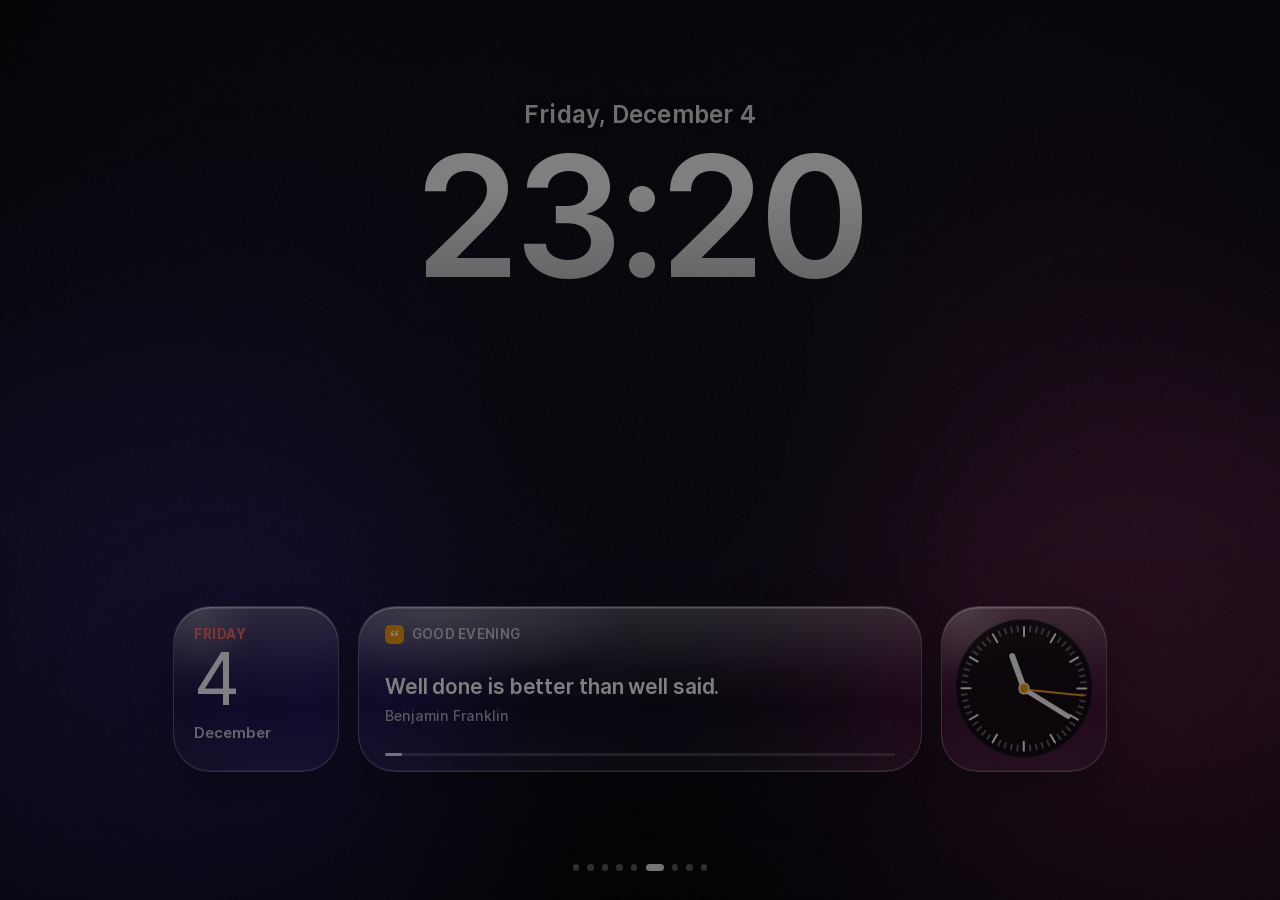
<file: webos-screensaver/index.html>
<!DOCTYPE html>
<html lang="en">
<head>
  <meta charset="UTF-8" />
  <meta name="viewport" content="width=device-width, initial-scale=1.0" />
  <title>Ambient Screen</title>
  <link rel="stylesheet" href="css/style.css" />
</head>
<body>
  <div id="app">
    <!-- Wallpaper (two layers for crossfade + slow Ken Burns drift) -->
    <div id="wall-a" class="wall active"></div>
    <div id="wall-b" class="wall"></div>
    <div class="scrim"></div>
    <!-- Weather over the wallpaper: rain, snow, clouds, stars, sunrise/sunset glow -->
    <div id="fx" class="fx"></div>

    <!-- Remote media from PC server (image or video) -->
    <div id="media-layer" class="media-layer hidden">
      <img id="media-image" class="media-image" alt="" />
      <video id="screen-video" class="screen-video"></video>
      <video id="media-video" class="media-video" autoplay loop muted playsinline></video>
    </div>

    <!-- Dynamic Island: status messages -->
    <div id="island" class="island hidden">
      <div class="isl-shape isl-mid"></div>
      <div class="isl-shape isl-end-l"></div>
      <div class="isl-shape isl-end-r"></div>
      <div class="isl-layer isl-compact">
        <span id="isl-lead" class="isl-lead"></span>
        <span id="isl-trail" class="isl-trail"></span>
      </div>
      <div class="isl-layer isl-minirow">
        <span id="isl-mini-dot" class="isl-mini-dot"></span><span id="isl-mini" class="isl-mini"></span>
      </div>
      <div class="isl-layer isl-expanded">
        <div id="isl-icon" class="isl-icon"></div>
        <div class="isl-body">
          <div id="isl-title" class="isl-title"></div>
          <div id="isl-text" class="isl-text"></div>
        </div>
        <div id="isl-side" class="isl-side">now</div>
      </div>
    </div>

    <!-- Lock screen content (drifts slightly to protect the panel) -->
    <div id="content" class="content">
      <div id="clock-block" class="lock">
        <div id="date" class="lock-date">Wednesday, October 21</div>
        <div id="clock" class="lock-time">20:59</div>
      </div>

      <div id="widgets" class="widgets">
        <div id="w-calendar" class="widget w-cal">
          <div id="cal-weekday" class="cal-weekday">WEDNESDAY</div>
          <div id="cal-day" class="cal-day">21</div>
          <div id="cal-month" class="cal-month">October</div>
        </div>

        <div id="quote-block" class="widget w-quote">
          <div class="w-head"><span class="w-icon">&ldquo;</span><span id="greeting">Good Evening</span></div>
          <div id="quote-body" class="quote-body">
            <p id="quote-text" class="quote-text"></p>
            <p id="quote-author" class="quote-author"></p>
          </div>
          <div class="quote-progress"><div id="quote-bar" class="quote-bar"></div></div>
        </div>

        <div id="w-clock" class="widget w-analog">
          <!-- Digital face: one line of digits + a bar that fills over the minute -->
          <div class="digital">
            <div id="dg-label" class="dg-label">Local Time</div>
            <div id="dg-time" class="dg-time">20:59</div>
            <div class="dg-progress"><div id="dg-bar" class="dg-bar"></div></div>
          </div>
          <!-- Stacked face: hours over minutes (StandBy style) -->
          <div class="stacked">
            <div id="st-h" class="st-h">20</div>
            <div id="st-m" class="st-m">59</div>
          </div>
          <div id="dial" class="dial">
            <div id="hand-h" class="hand hand-h"></div>
            <div id="hand-m" class="hand hand-m"></div>
            <div id="hand-s" class="hand hand-s"></div>
            <div class="hub"></div>
          </div>
        </div>

        <div id="w-weather" class="widget w-weather">
          <div class="wx-now">
            <div id="wx-city" class="wx-city">Weather</div>
            <div id="wx-temp" class="wx-temp">--&deg;</div>
            <div class="wx-cond"><span id="wx-icon" class="wx-icon"></span><span id="wx-desc" class="wx-desc"></span></div>
            <div id="wx-hilo" class="wx-hilo">Set your city in the Mac app</div>
          </div>
          <div class="wx-side">
            <div id="wx-days" class="wx-days"></div>
            <div id="wx-sun" class="wx-sun"></div>
          </div>
        </div>

        <div id="w-world" class="widget w-world">
          <div id="wc-city" class="dg-label">London</div>
          <div id="wc-time" class="dg-time">--:--</div>
          <div id="wc-diff" class="wc-diff"></div>
        </div>

        <div id="w-events" class="widget w-events">
          <div id="ev-head" class="ev-head">Up Next</div>
          <div id="ev-list" class="ev-list"></div>
        </div>

        <div id="w-music" class="widget w-music">
          <div id="mu-art" class="mu-art"></div>
          <div class="mu-body">
            <div id="mu-label" class="mu-label">Now Playing</div>
            <div id="mu-title" class="mu-title">Not Playing</div>
            <div id="mu-artist" class="mu-artist"></div>
            <div class="mu-progress"><div id="mu-bar" class="mu-bar"></div></div>
            <div class="mu-times"><span id="mu-pos"></span><span id="mu-dur"></span></div>
          </div>
        </div>

        <div id="w-prayer" class="widget w-prayer">
          <div class="pr-head"><span id="pr-next" class="pr-next">Prayer Times</span><span id="pr-in" class="pr-in"></span></div>
          <div id="pr-list" class="pr-list"></div>
        </div>

        <div id="w-countdown" class="widget w-countdown">
          <div id="cd-title" class="dg-label">Countdown</div>
          <div id="cd-num" class="cd-num">&ndash;</div>
          <div id="cd-unit" class="cd-unit">days</div>
        </div>

        <div id="w-notes" class="widget w-notes">
          <div id="nt-title" class="nt-title">Notes</div>
          <div id="nt-list" class="nt-list"></div>
        </div>
      </div>

      <div id="dots" class="dots"></div>
    </div>

    <div class="tint"></div>
    <div id="night" class="night"></div>

    <!-- Help sheet -->
    <div id="help" class="sheet-wrap hidden">
      <div class="sheet">
        <div class="sheet-title">Remote Controls</div>
        <div class="group">
          <div class="row"><span class="row-l">Left / Right</span><span class="row-r">Previous / next quote</span></div>
          <div class="row"><span class="row-l">Up</span><span class="row-r">Next wallpaper</span></div>
          <div class="row"><span class="row-l">Down</span><span class="row-r">Brightness</span></div>
          <div class="row"><span class="row-l">OK</span><span class="row-r">Pause / resume</span></div>
        </div>
        <div class="group">
          <div class="row"><span class="row-l"><i class="cb red"></i>Red</span><span class="row-r">Next wallpaper</span></div>
          <div class="row"><span class="row-l"><i class="cb green"></i>Green</span><span class="row-r">Next quote</span></div>
          <div class="row"><span class="row-l"><i class="cb yellow"></i>Yellow</span><span class="row-r">12 / 24-hour clock</span></div>
          <div class="row"><span class="row-l"><i class="cb blue"></i>Blue</span><span class="row-r">Brightness</span></div>
          <div class="row"><span class="row-l">1</span><span class="row-r">Connect to PC</span></div>
        </div>
        <div class="sheet-foot">Press Back to close</div>
      </div>
    </div>

    <!-- PC IP setup (iOS alert) -->
    <div id="setup" class="sheet-wrap hidden">
      <div class="alert">
        <div class="alert-body">
          <div class="alert-title">Connect to PC</div>
          <div class="alert-desc">Enter the IP address of the computer running the Ambient server.</div>
          <input id="setup-ip" class="field" type="text" maxlength="45" value="192.168.1.103" />
          <input id="setup-port" class="field" type="text" maxlength="5" value="8787" />
          <div id="setup-msg" class="alert-msg"></div>
        </div>
        <div class="alert-actions">
          <button id="setup-skip" class="alert-btn" type="button">Cancel</button>
          <button id="setup-save" class="alert-btn bold" type="button">Connect</button>
        </div>
        <div class="alert-hint">Red = Connect &nbsp;&middot;&nbsp; Back = Cancel</div>
      </div>
    </div>
  </div>
  <script src="js/island.js"></script>
  <script src="js/widgets.js"></script>
  <script src="js/app.js"></script>
</body>
</html>
</file>
<file: webos-screensaver/css/style.css>
/* Ambient Screen — iOS lock screen / Liquid Glass look.
   webOS 3.x safe: Chromium 38 (prefixed animations, flexbox, no grid/gap/backdrop-filter).
   Everything is sized in vw so it fills any TV resolution edge to edge. */

@font-face { font-family: "Inter"; font-weight: 300; src: url(../fonts/inter-300.woff) format("woff"); }
@font-face { font-family: "Inter"; font-weight: 400; src: url(../fonts/inter-400.woff) format("woff"); }
@font-face { font-family: "Inter"; font-weight: 500; src: url(../fonts/inter-500.woff) format("woff"); }
@font-face { font-family: "Inter"; font-weight: 600; src: url(../fonts/inter-600.woff) format("woff"); }
@font-face { font-family: "Inter"; font-weight: 700; src: url(../fonts/inter-700.woff) format("woff"); }

html, body {
  margin: 0;
  padding: 0;
  width: 100%;
  height: 100%;
  overflow: hidden;
  background: #000;
  color: #fff;
  font-family: "Inter", "Helvetica Neue", Arial, sans-serif;
  -webkit-font-smoothing: antialiased;
  -webkit-user-select: none;
  user-select: none;
  cursor: none;
}

#app {
  position: absolute;
  top: 0;
  left: 0;
  right: 0;
  bottom: 0;
  overflow: hidden;
}

/* ---- Wallpaper ---- */
.wall {
  position: absolute;
  top: 0;
  left: 0;
  width: 100%;
  height: 100%;
  background: #000 center center / cover no-repeat;
  opacity: 0;
  -webkit-transition: opacity 2.4s ease-in-out;
  transition: opacity 2.4s ease-in-out;
}

.wall.active {
  opacity: 1;
}

/* Slow zoom is opt-in: on 2017 webOS TVs it costs a full CPU core. */
body.motion .wall.active {
  -webkit-animation: kenburns 70s ease-in-out infinite alternate;
  animation: kenburns 70s ease-in-out infinite alternate;
}

@-webkit-keyframes kenburns {
  0%   { -webkit-transform: scale(1.0) translate3d(0, 0, 0); }
  100% { -webkit-transform: scale(1.08) translate3d(-1.5%, -1%, 0); }
}
@keyframes kenburns {
  0%   { transform: scale(1.0) translate3d(0, 0, 0); }
  100% { transform: scale(1.08) translate3d(-1.5%, -1%, 0); }
}

/* Lock-screen legibility scrim: darker at top (clock) and bottom (widgets) */
.scrim {
  position: absolute;
  top: 0;
  left: 0;
  width: 100%;
  height: 100%;
  pointer-events: none;
  background: -webkit-linear-gradient(top, rgba(0,0,0,0.30) 0%, rgba(0,0,0,0) 42%, rgba(0,0,0,0) 58%, rgba(0,0,0,0.32) 100%);
  background: linear-gradient(to bottom, rgba(0,0,0,0.30) 0%, rgba(0,0,0,0) 42%, rgba(0,0,0,0) 58%, rgba(0,0,0,0.32) 100%);
}

/* ---- Remote media from PC ---- */
.media-layer {
  position: absolute;
  top: 0;
  left: 0;
  width: 100%;
  height: 100%;
  background: #000;
  overflow: hidden;
}
.media-layer.hidden { display: none; }

.media-image,
.media-video {
  position: absolute;
  top: 0;
  left: 0;
  width: 100%;
  height: 100%;
  object-fit: cover;
  display: none;
}
.media-image.visible,
.media-video.visible { display: block; }

/* ---- Content (drifts a few px every minute to protect the panel) ---- */
.content {
  position: absolute;
  top: 0;
  left: 0;
  width: 100%;
  height: 100%;
  -webkit-transition: -webkit-transform 6s ease-in-out, opacity 0.6s ease;
  transition: transform 6s ease-in-out, opacity 0.6s ease;
}

body.bright-low .content { opacity: 0.6; }
body.bright-med .content { opacity: 0.85; }
body.bright-high .content { opacity: 1; }

/* ---- Lock screen clock ---- */
/* Placed by JS from the Mac's layout editor (clockStyle.x = center, clockStyle.y = top) */
.lock {
  position: absolute;
  top: 11%;
  left: 50%;
  width: 90vw;
  margin-left: -45vw;
  text-align: center;
}

.lock-date {
  font-size: 1.9vw;
  font-weight: 600;
  letter-spacing: 0.01em;
  color: rgba(255, 255, 255, 0.86);
  text-shadow: 0 0.1vw 1vw rgba(0, 0, 0, 0.18);
}

.lock-time {
  margin-top: 0.2vw;
  font-size: 13.2vw;
  font-weight: 600;
  line-height: 1;
  letter-spacing: -0.035em;
  color: #fff;
  /* glassy fill: bright at top, slightly translucent at the bottom */
  background: -webkit-linear-gradient(top, #fff 35%, rgba(255, 255, 255, 0.74) 100%);
  -webkit-background-clip: text;
  -webkit-text-fill-color: transparent;
}

.lock-time.size-0 { font-size: 9vw; }
.lock-time.size-2 { font-size: 17vw; }

body.hide-clock .lock { display: none; }
body.hide-date .lock-date { visibility: hidden; }

/* ---- Liquid Glass widgets ---- */
/* Each widget is placed by JS (left/top in % of the screen, scale for its size) */
.widgets {
  position: absolute;
  top: 0;
  left: 0;
  width: 100%;
  height: 100%;
}

.widget {
  position: absolute;
  top: 0;
  left: 0;
  height: 13vw;
  margin: 0;
  -webkit-transform-origin: 0 0;
  transform-origin: 0 0;
  border-radius: 2.9vw;
  overflow: hidden;
  -webkit-box-sizing: border-box;
  box-sizing: border-box;
  /* pre-blurred wallpaper, aligned to the screen by JS (alignGlass) = fake backdrop blur */
  background-color: rgba(120, 120, 128, 0.36);
  background-repeat: no-repeat;
  border: 0.1vw solid rgba(255, 255, 255, 0.30);
  box-shadow:
    inset 0 0.12vw 0 rgba(255, 255, 255, 0.55),
    inset 0 -0.08vw 0 rgba(255, 255, 255, 0.12),
    0 1.6vw 3.6vw rgba(0, 0, 0, 0.28);
  -webkit-transform: translate3d(0, 0, 0);
  transform: translate3d(0, 0, 0);
  -webkit-transition: -webkit-transform 0.5s cubic-bezier(0.34, 1.56, 0.64, 1);
  transition: transform 0.5s cubic-bezier(0.34, 1.56, 0.64, 1);
}

/* tint + specular sheen (light catching the top edge of the glass) */
.widget:before {
  content: "";
  position: absolute;
  top: 0;
  left: 0;
  right: 0;
  bottom: 0;
  border-radius: inherit;
  background:
    -webkit-linear-gradient(top, rgba(255,255,255,0.26) 0%, rgba(255,255,255,0.06) 38%, rgba(255,255,255,0) 60%, rgba(255,255,255,0.05) 100%);
  background:
    linear-gradient(to bottom, rgba(255,255,255,0.26) 0%, rgba(255,255,255,0.06) 38%, rgba(255,255,255,0) 60%, rgba(255,255,255,0.05) 100%);
  pointer-events: none;
}

/* refraction glint in the top-left corner */
.widget:after {
  content: "";
  position: absolute;
  top: -40%;
  left: -20%;
  width: 70%;
  height: 90%;
  background: -webkit-radial-gradient(center, ellipse, rgba(255,255,255,0.22) 0%, rgba(255,255,255,0) 65%);
  background: radial-gradient(ellipse at center, rgba(255,255,255,0.22) 0%, rgba(255,255,255,0) 65%);
  pointer-events: none;
}

.widget > * { position: relative; z-index: 1; }
.widget.off { display: none; }

/* springy "liquid" press feedback */
.widget.pulse {
  -webkit-transform: scale(0.965);
  transform: scale(0.965);
  -webkit-transition-duration: 0.12s;
  transition-duration: 0.12s;
}

/* Calendar widget */
.w-cal {
  width: 13vw;
  padding: 1.5vw 1.6vw;
  text-align: left;
}
.cal-weekday {
  font-size: 1.05vw;
  font-weight: 700;
  letter-spacing: 0.04em;
  color: #ff6b61;
}
.cal-day {
  margin-top: 0.2vw;
  font-size: 5.6vw;
  font-weight: 400;
  line-height: 1;
  letter-spacing: -0.03em;
}
.cal-month {
  margin-top: 0.6vw;
  font-size: 1.15vw;
  font-weight: 600;
  color: rgba(255, 255, 255, 0.78);
}

/* Quote widget */
.w-quote {
  width: 44vw;
  padding: 1.4vw 2vw 1.2vw 2vw;
  display: -webkit-box;
  display: -webkit-flex;
  display: flex;
  -webkit-box-orient: vertical;
  -webkit-flex-direction: column;
  flex-direction: column;
}
.w-head {
  font-size: 1.05vw;
  font-weight: 600;
  letter-spacing: 0.02em;
  color: rgba(255, 255, 255, 0.72);
  text-transform: uppercase;
}
.w-icon {
  display: inline-block;
  width: 1.5vw;
  height: 1.5vw;
  margin-right: 0.6vw;
  border-radius: 0.4vw;
  background: #ff9f0a;
  color: #fff;
  font-family: Georgia, serif;
  font-size: 1.5vw;
  line-height: 1.85vw;
  text-align: center;
  vertical-align: -0.3vw;
}
.quote-body {
  -webkit-box-flex: 1;
  -webkit-flex: 1;
  flex: 1;
  display: -webkit-box;
  display: -webkit-flex;
  display: flex;
  -webkit-box-orient: vertical;
  -webkit-flex-direction: column;
  flex-direction: column;
  -webkit-box-pack: center;
  -webkit-justify-content: center;
  justify-content: center;
  opacity: 1;
  -webkit-transition: opacity 0.45s ease, -webkit-transform 0.45s ease;
  transition: opacity 0.45s ease, transform 0.45s ease;
}
.quote-body.fading {
  opacity: 0;
  -webkit-transform: translate3d(0, 0.6vw, 0);
  transform: translate3d(0, 0.6vw, 0);
}
.quote-text {
  margin: 0;
  font-size: 1.62vw;
  line-height: 1.32;
  font-weight: 600;
  letter-spacing: -0.005em;
  color: #fff;
}
.quote-author {
  margin: 0.55vw 0 0 0;
  font-size: 1.1vw;
  font-weight: 500;
  color: rgba(255, 255, 255, 0.66);
}
.quote-progress {
  height: 0.22vw;
  border-radius: 0.2vw;
  background: rgba(255, 255, 255, 0.18);
  overflow: hidden;
}
.quote-bar {
  width: 100%;
  height: 100%;
  border-radius: 0.2vw;
  background: rgba(255, 255, 255, 0.85);
  -webkit-transform-origin: 0 50%;
  transform-origin: 0 50%;
  -webkit-transform: scaleX(0);
  transform: scaleX(0);
}
body.paused .quote-bar { background: #ff9f0a; }
body.hide-quotes .w-quote { display: none; }

/* Analog clock widget (iOS Clock widget, dark face) */
.w-analog {
  width: 13vw;
  padding: 1vw;
}
.dial {
  position: relative;
  width: 100%;
  height: 100%;
  border-radius: 50%;
  background: rgba(10, 10, 14, 0.82);
  box-shadow: inset 0 0 0 0.08vw rgba(255, 255, 255, 0.12);
}
.tick {
  position: absolute;
  top: 0;
  left: 50%;
  width: 0.14vw;
  height: 50%;
  margin-left: -0.07vw;
  -webkit-transform-origin: 50% 100%;
  transform-origin: 50% 100%;
}
.tick:before {
  content: "";
  position: absolute;
  top: 0.5vw;
  left: 0;
  width: 100%;
  height: 0.55vw;
  border-radius: 0.1vw;
  background: rgba(255, 255, 255, 0.35);
}
.tick.major:before {
  width: 0.2vw;
  margin-left: -0.03vw;
  height: 0.85vw;
  background: #fff;
}
.hand {
  position: absolute;
  left: 50%;
  bottom: 50%;
  -webkit-transform-origin: 50% 100%;
  transform-origin: 50% 100%;
  border-radius: 0.3vw;
}
.hand-h { width: 0.5vw; height: 27%; margin-left: -0.25vw; background: #fff; }
.hand-m { width: 0.36vw; height: 39%; margin-left: -0.18vw; background: #fff; }
.hand-s { width: 0.12vw; height: 44%; margin-left: -0.06vw; background: #ff9f0a; }
.hub {
  position: absolute;
  top: 50%;
  left: 50%;
  width: 0.7vw;
  height: 0.7vw;
  margin: -0.35vw 0 0 -0.35vw;
  border-radius: 50%;
  background: #ff9f0a;
  box-shadow: 0 0 0 0.12vw #fff;
}

/* Clock widget faces: analog (default), digital, stacked — picked in the Mac app */
.digital,
.stacked { display: none; }
body.face-digital .dial,
body.face-stacked .dial { display: none; }
body.face-digital .digital,
body.face-stacked .stacked {
  display: -webkit-box;
  display: -webkit-flex;
  display: flex;
  -webkit-box-orient: vertical;
  -webkit-flex-direction: column;
  flex-direction: column;
  -webkit-box-pack: center;
  -webkit-justify-content: center;
  justify-content: center;
  height: 100%;
}
body.face-digital .w-analog { padding: 1.5vw 1.6vw; }
body.face-stacked .w-analog { padding: 0.8vw; }

.dg-label {
  font-size: 1.05vw;
  font-weight: 700;
  letter-spacing: 0.04em;
  text-transform: uppercase;
  color: #ff9f0a;
}
.dg-time {
  margin-top: 0.5vw;
  font-size: 3.5vw;
  font-weight: 600;
  line-height: 1;
  letter-spacing: -0.03em;
  white-space: nowrap;
  -webkit-font-feature-settings: "tnum";
  font-feature-settings: "tnum";
}
.dg-progress {
  margin-top: 1.3vw;
  height: 0.3vw;
  border-radius: 0.15vw;
  background: rgba(255, 255, 255, 0.18);
  overflow: hidden;
}
.dg-bar {
  height: 100%;
  background: #ff9f0a;
  -webkit-transform-origin: 0 50%;
  transform-origin: 0 50%;
}

.stacked { text-align: center; }
.st-h,
.st-m {
  font-size: 5.3vw;
  font-weight: 700;
  line-height: 0.92;
  letter-spacing: -0.04em;
  -webkit-font-feature-settings: "tnum";
  font-feature-settings: "tnum";
}
.st-m { color: rgba(255, 255, 255, 0.62); }

/* ---- Shared bits for the newer widgets ---- */
.w-weather, .w-world, .w-events, .w-music, .w-prayer, .w-countdown, .w-notes {
  -webkit-box-sizing: border-box;
  box-sizing: border-box;
}
.w-world, .w-countdown {
  width: 13vw;
  padding: 1.5vw 1.6vw;
}
.wc-diff, .cd-unit {
  margin-top: 0.7vw;
  font-size: 1.1vw;
  font-weight: 600;
  color: rgba(255, 255, 255, 0.7);
}

/* Weather (iOS medium weather widget) */
.w-weather {
  width: 27vw;
  padding: 1.3vw 1.6vw;
  display: -webkit-box;
  display: -webkit-flex;
  display: flex;
  /* sky colour on top of the glass (an inset shadow paints above the background image) */
  box-shadow:
    inset 0 0 0 30vw rgba(60, 120, 200, 0.38),
    inset 0 0.12vw 0 rgba(255, 255, 255, 0.55),
    0 1.6vw 3.6vw rgba(0, 0, 0, 0.28);
}
.w-weather.wx-night {
  box-shadow:
    inset 0 0 0 30vw rgba(18, 24, 60, 0.55),
    inset 0 0.12vw 0 rgba(255, 255, 255, 0.45),
    0 1.6vw 3.6vw rgba(0, 0, 0, 0.28);
}
.w-weather.wx-dusk {
  box-shadow:
    inset 0 0 0 30vw rgba(200, 95, 80, 0.42),
    inset 0 0.12vw 0 rgba(255, 255, 255, 0.55),
    0 1.6vw 3.6vw rgba(0, 0, 0, 0.28);
}
.w-weather.wx-gray {
  box-shadow:
    inset 0 0 0 30vw rgba(95, 105, 120, 0.45),
    inset 0 0.12vw 0 rgba(255, 255, 255, 0.5),
    0 1.6vw 3.6vw rgba(0, 0, 0, 0.28);
}
.wx-now {
  width: 11.2vw;
  overflow: hidden;
}
.wx-city {
  font-size: 1.2vw;
  font-weight: 700;
  white-space: nowrap;
  overflow: hidden;
  text-overflow: ellipsis;
}
.wx-temp {
  font-size: 4.4vw;
  font-weight: 300;
  line-height: 1.05;
  letter-spacing: -0.04em;
}
.wx-cond {
  margin-top: 0.3vw;
  white-space: nowrap;
  font-size: 1.05vw;
  font-weight: 600;
}
.wx-icon {
  display: inline-block;
  width: 1.9vw;
  height: 1.9vw;
  margin-right: 0.35vw;
  vertical-align: middle;
}
.wx-icon svg, .wx-day svg { width: 100%; height: 100%; display: block; }
.wx-desc { vertical-align: middle; }
.wx-hilo {
  margin-top: 0.35vw;
  font-size: 1vw;
  font-weight: 600;
  color: rgba(255, 255, 255, 0.8);
  white-space: nowrap;
}
.wx-side {
  -webkit-box-flex: 1;
  -webkit-flex: 1;
  flex: 1;
  margin-left: 0.8vw;
  border-left: 0.08vw solid rgba(255, 255, 255, 0.22);
  padding-left: 0.8vw;
}
.wx-days {
  display: -webkit-box;
  display: -webkit-flex;
  display: flex;
}
.wx-day {
  -webkit-box-flex: 1;
  -webkit-flex: 1;
  flex: 1;
  text-align: center;
  font-size: 0.95vw;
  font-weight: 600;
}
.wx-day .ic {
  width: 2.1vw;
  height: 2.1vw;
  margin: 0.45vw auto;
}
.wx-day .lo { color: rgba(255, 255, 255, 0.6); }
.wx-sun {
  margin-top: 0.9vw;
  font-size: 0.95vw;
  font-weight: 600;
  text-align: center;
  color: rgba(255, 255, 255, 0.8);
  white-space: nowrap;
}

/* Calendar events (Up Next) */
.w-events {
  width: 27vw;
  padding: 1.2vw 1.6vw;
}
.ev-head, .mu-label, .nt-title {
  font-size: 1.05vw;
  font-weight: 700;
  letter-spacing: 0.04em;
  text-transform: uppercase;
  color: #ff6b61;
}
.ev {
  display: -webkit-box;
  display: -webkit-flex;
  display: flex;
  margin-top: 0.5vw;
}
.ev i {
  width: 0.3vw;
  border-radius: 0.15vw;
  margin-right: 0.8vw;
  background: #ff6b61;
}
.ev-t {
  font-size: 1.2vw;
  font-weight: 600;
  white-space: nowrap;
  overflow: hidden;
  text-overflow: ellipsis;
  max-width: 22vw;
}
.ev-s {
  font-size: 0.95vw;
  font-weight: 500;
  color: rgba(255, 255, 255, 0.7);
}
.ev-empty {
  margin-top: 1.4vw;
  font-size: 1.3vw;
  color: rgba(255, 255, 255, 0.7);
}

/* Now Playing */
.w-music {
  width: 27vw;
  padding: 1.3vw;
  display: -webkit-box;
  display: -webkit-flex;
  display: flex;
}
.mu-art {
  width: 10.4vw;
  height: 10.4vw;
  -webkit-flex-shrink: 0;
  flex-shrink: 0;
  border-radius: 1.4vw;
  background: rgba(255, 255, 255, 0.14) center / cover no-repeat;
  box-shadow: 0 0.6vw 1.6vw rgba(0, 0, 0, 0.35);
}
.mu-art svg { width: 50%; height: 50%; margin: 25%; display: block; }
.mu-body {
  -webkit-box-flex: 1;
  -webkit-flex: 1;
  flex: 1;
  min-width: 0;
  margin-left: 1.3vw;
  padding-top: 0.4vw;
}
.mu-label { color: #fa2d48; }
.mu-title {
  margin-top: 0.6vw;
  font-size: 1.45vw;
  font-weight: 700;
  white-space: nowrap;
  overflow: hidden;
  text-overflow: ellipsis;
}
.mu-artist {
  margin-top: 0.2vw;
  font-size: 1.15vw;
  color: rgba(255, 255, 255, 0.72);
  white-space: nowrap;
  overflow: hidden;
  text-overflow: ellipsis;
}
.mu-progress {
  margin-top: 1.5vw;
  height: 0.3vw;
  border-radius: 0.15vw;
  background: rgba(255, 255, 255, 0.2);
  overflow: hidden;
}
.mu-bar {
  height: 100%;
  background: #fff;
  -webkit-transform-origin: 0 50%;
  transform-origin: 0 50%;
  -webkit-transform: scaleX(0);
  transform: scaleX(0);
}
.mu-times {
  margin-top: 0.4vw;
  font-size: 0.85vw;
  color: rgba(255, 255, 255, 0.6);
  display: -webkit-box;
  display: -webkit-flex;
  display: flex;
  -webkit-box-pack: justify;
  -webkit-justify-content: space-between;
  justify-content: space-between;
}
.w-music.paused .mu-label { color: rgba(255, 255, 255, 0.6); }

/* Prayer times */
.w-prayer {
  width: 27vw;
  padding: 1.4vw 1.6vw;
}
.pr-head { white-space: nowrap; }
.pr-next {
  font-size: 1.6vw;
  font-weight: 700;
}
.pr-in {
  margin-left: 0.7vw;
  font-size: 1.1vw;
  font-weight: 600;
  color: #30d158;
}
.pr-list {
  display: -webkit-box;
  display: -webkit-flex;
  display: flex;
  margin-top: 1.3vw;
}
.pr {
  -webkit-box-flex: 1;
  -webkit-flex: 1;
  flex: 1;
  text-align: center;
  padding: 0.6vw 0;
  border-radius: 1vw;
}
.pr .n {
  font-size: 0.95vw;
  font-weight: 600;
  color: rgba(255, 255, 255, 0.7);
}
.pr .t {
  margin-top: 0.3vw;
  font-size: 1.3vw;
  font-weight: 600;
}
.pr.next { background: rgba(48, 209, 88, 0.28); }
.pr.next .n { color: #fff; }

/* Countdown */
.cd-num {
  margin-top: 0.3vw;
  font-size: 5.2vw;
  font-weight: 600;
  line-height: 1;
  letter-spacing: -0.04em;
}
.cd-num.word { font-size: 3vw; line-height: 1.7; }

/* Notes */
.w-notes {
  width: 20vw;
  padding: 1.4vw 1.6vw;
}
.nt-title { color: #ffd60a; }
.nt-item {
  margin-top: 0.55vw;
  font-size: 1.15vw;
  font-weight: 500;
  white-space: nowrap;
  overflow: hidden;
  text-overflow: ellipsis;
}
.nt-item i {
  display: inline-block;
  width: 0.9vw;
  height: 0.9vw;
  margin-right: 0.6vw;
  vertical-align: -0.1vw;
  border-radius: 50%;
  border: 0.13vw solid rgba(255, 255, 255, 0.55);
  -webkit-box-sizing: border-box;
  box-sizing: border-box;
}

/* ---- Weather over the wallpaper ---- */
.fx {
  position: absolute;
  top: 0;
  left: 0;
  width: 100%;
  height: 100%;
  overflow: hidden;
  pointer-events: none;
}
body.media-active .fx { display: none; }
.fx-glow {
  position: absolute;
  left: -10%;
  width: 120%;
  height: 70%;
  bottom: -20%;
  opacity: 0.55;
}
.fx-glow.sunrise { background: -webkit-radial-gradient(50% 100%, ellipse, rgba(255, 170, 90, 0.7) 0%, rgba(255, 120, 90, 0.25) 40%, rgba(255, 120, 90, 0) 70%); }
.fx-glow.sunset { background: -webkit-radial-gradient(50% 100%, ellipse, rgba(255, 110, 60, 0.75) 0%, rgba(200, 70, 120, 0.3) 40%, rgba(200, 70, 120, 0) 70%); }
.fx-glow.day {
  left: auto;
  right: -15%;
  top: -35%;
  bottom: auto;
  width: 60%;
  height: 90%;
  opacity: 0.4;
  background: -webkit-radial-gradient(center, circle, rgba(255, 230, 160, 0.6) 0%, rgba(255, 230, 160, 0) 65%);
}
.fx-drop {
  position: absolute;
  top: -12%;
  width: 0.09vw;
  height: 3.2vw;
  background: -webkit-linear-gradient(top, rgba(200, 220, 255, 0) 0%, rgba(200, 220, 255, 0.55) 100%);
  -webkit-animation: fx-fall 0.9s linear infinite;
}
@-webkit-keyframes fx-fall {
  0% { -webkit-transform: translate3d(0, 0, 0) rotate(8deg); }
  100% { -webkit-transform: translate3d(-6vw, 64vw, 0) rotate(8deg); }
}
.fx-flake {
  position: absolute;
  top: -5%;
  width: 0.5vw;
  height: 0.5vw;
  border-radius: 50%;
  background: rgba(255, 255, 255, 0.85);
  -webkit-animation: fx-snow 9s linear infinite;
}
@-webkit-keyframes fx-snow {
  0% { -webkit-transform: translate3d(0, 0, 0); }
  50% { -webkit-transform: translate3d(2.5vw, 30vw, 0); }
  100% { -webkit-transform: translate3d(-1vw, 60vw, 0); }
}
.fx-cloud {
  position: absolute;
  width: 46vw;
  height: 15vw;
  border-radius: 50%;
  background: -webkit-radial-gradient(center, ellipse, rgba(235, 240, 250, 0.35) 0%, rgba(235, 240, 250, 0) 70%);
  -webkit-animation: fx-drift 140s linear infinite;
}
@-webkit-keyframes fx-drift {
  0% { -webkit-transform: translate3d(-50vw, 0, 0); }
  100% { -webkit-transform: translate3d(110vw, 0, 0); }
}
.fx-fog {
  position: absolute;
  left: 0;
  bottom: 0;
  width: 100%;
  height: 60%;
  background: -webkit-linear-gradient(top, rgba(210, 215, 225, 0) 0%, rgba(210, 215, 225, 0.35) 100%);
}
.fx-star {
  position: absolute;
  width: 0.18vw;
  height: 0.18vw;
  border-radius: 50%;
  background: #fff;
  -webkit-animation: fx-twinkle 4s ease-in-out infinite alternate;
}
@-webkit-keyframes fx-twinkle {
  0% { opacity: 0.15; }
  100% { opacity: 0.9; }
}
.fx-flash {
  position: absolute;
  top: 0;
  left: 0;
  width: 100%;
  height: 100%;
  background: #fff;
  opacity: 0;
  -webkit-animation: fx-flash 11s linear infinite;
}
@-webkit-keyframes fx-flash {
  0%, 92%, 95%, 100% { opacity: 0; }
  93% { opacity: 0.35; }
  94% { opacity: 0.08; }
  96% { opacity: 0.25; }
}

/* Warm tint (evenings) */
.tint {
  position: absolute;
  top: 0;
  left: 0;
  width: 100%;
  height: 100%;
  pointer-events: none;
  background: rgba(255, 130, 40, 0.16);
  opacity: 0;
  -webkit-transition: opacity 2s ease;
  transition: opacity 2s ease;
}
body.tint-warm .tint { opacity: 1; }

/* Photo frame: small clock in the bottom-left corner over photos */
body.media-active.corner-clock .lock {
  left: 3vw !important;
  top: auto !important;
  bottom: 2.6vw;
  width: auto;
  margin-left: 0;
  text-align: left;
  -webkit-filter: drop-shadow(0 0.2vw 0.8vw rgba(0, 0, 0, 0.45));
}
body.media-active.corner-clock .lock-time { font-size: 5vw; }
body.media-active.corner-clock .lock-date { font-size: 1.3vw; }

/* Wallpaper page dots */
.dots {
  position: absolute;
  left: 0;
  bottom: 2.3vw;
  width: 100%;
  text-align: center;
  font-size: 0;
}
.dot {
  display: inline-block;
  width: 0.5vw;
  height: 0.5vw;
  margin: 0 0.32vw;
  border-radius: 50%;
  background: rgba(255, 255, 255, 0.35);
  -webkit-transition: background 0.4s ease, width 0.4s ease;
  transition: background 0.4s ease, width 0.4s ease;
}
.dot.on {
  width: 1.4vw;
  border-radius: 0.3vw;
  background: rgba(255, 255, 255, 0.92);
}

/* When PC media is showing, keep it clean: no widgets, just the clock */
body.media-active .widgets,
body.media-active .dots { display: none; }
body.media-active.media-no-clock .lock { display: none; }

/* Screen share: whole Mac display, letterboxed, nothing on top of it */
.screen-video {
  position: absolute;
  top: 0;
  left: 0;
  width: 100%;
  height: 100%;
  object-fit: contain;
  display: none;
}
.screen-video.visible { display: block; }
body.screen-active .lock,
body.screen-active .night { display: none; }

/* Widget visibility (set from the Mac app) */
body.hide-cal .w-cal,
body.hide-analog .w-analog,
body.hide-dots .dots { display: none; }

/* ---- Dynamic Island ----
   One black pill that morphs between states on a spring curve. Resizing an element makes the
   TV re-layout every frame (about 30 fps), so the pill is built from three pieces that only
   move and scale, which the TV's GPU animates at full speed: two round ends at the pill's
   height, and a middle bar between their centres. Each state's content fades in once the pill
   has opened. */
.island {
  position: absolute;
  top: 1.3vw;
  left: 50%;
  z-index: 30;
  width: 40vw;
  height: 7.6vw;
  margin-left: -20vw;
  -webkit-transform-origin: 50% 0;
  transform-origin: 50% 0;
  -webkit-transform: translate3d(0, 0, 0);
  transform: translate3d(0, 0, 0);
  -webkit-transition: opacity 0.35s ease, -webkit-transform 0.45s cubic-bezier(0.32, 1.36, 0.6, 1);
  transition: opacity 0.35s ease, transform 0.45s cubic-bezier(0.32, 1.36, 0.6, 1);
}
.island.hidden {
  opacity: 0;
  -webkit-transform: translate3d(0, -0.4vw, 0) scale(0.7);
  transform: translate3d(0, -0.4vw, 0) scale(0.7);
}

.isl-shape {
  position: absolute;
  top: 0;
  left: 50%;
  height: 7.6vw;
  background: #000;
  -webkit-transition: -webkit-transform 0.55s cubic-bezier(0.32, 1.36, 0.6, 1);
  transition: transform 0.55s cubic-bezier(0.32, 1.36, 0.6, 1);
}
.isl-end-l,
.isl-end-r {
  width: 7.6vw;
  border-radius: 50%;
}
.isl-end-l { -webkit-transform-origin: 0 0; transform-origin: 0 0; }
.isl-end-r { margin-left: -7.6vw; -webkit-transform-origin: 100% 0; transform-origin: 100% 0; }
.isl-mid { width: 10vw; margin-left: -5vw; -webkit-transform-origin: 50% 0; transform-origin: 50% 0; }

/* Per state, for a pill W wide and H high (vw): the ends sit at ±W/2 scaled to H/7.6, and the
   middle spans the W−H between their centres (its base width is 10vw).
   hidden 9×2.7, compact 15×2.7, mini 24×2.7, expanded 40×7.6 */
.island.hidden .isl-end-l { -webkit-transform: translate3d(-4.5vw, 0, 0) scale(0.3553); transform: translate3d(-4.5vw, 0, 0) scale(0.3553); }
.island.hidden .isl-end-r { -webkit-transform: translate3d(4.5vw, 0, 0) scale(0.3553); transform: translate3d(4.5vw, 0, 0) scale(0.3553); }
.island.hidden .isl-mid { -webkit-transform: translate3d(0, 0, 0) scale(0.63, 0.3553); transform: translate3d(0, 0, 0) scale(0.63, 0.3553); }
.island.compact .isl-end-l { -webkit-transform: translate3d(-7.5vw, 0, 0) scale(0.3553); transform: translate3d(-7.5vw, 0, 0) scale(0.3553); }
.island.compact .isl-end-r { -webkit-transform: translate3d(7.5vw, 0, 0) scale(0.3553); transform: translate3d(7.5vw, 0, 0) scale(0.3553); }
.island.compact .isl-mid { -webkit-transform: translate3d(0, 0, 0) scale(1.23, 0.3553); transform: translate3d(0, 0, 0) scale(1.23, 0.3553); }
.island.mini .isl-end-l { -webkit-transform: translate3d(-12vw, 0, 0) scale(0.3553); transform: translate3d(-12vw, 0, 0) scale(0.3553); }
.island.mini .isl-end-r { -webkit-transform: translate3d(12vw, 0, 0) scale(0.3553); transform: translate3d(12vw, 0, 0) scale(0.3553); }
.island.mini .isl-mid { -webkit-transform: translate3d(0, 0, 0) scale(2.13, 0.3553); transform: translate3d(0, 0, 0) scale(2.13, 0.3553); }
.island.expanded .isl-end-l { -webkit-transform: translate3d(-20vw, 0, 0) scale(1); transform: translate3d(-20vw, 0, 0) scale(1); }
.island.expanded .isl-end-r { -webkit-transform: translate3d(20vw, 0, 0) scale(1); transform: translate3d(20vw, 0, 0) scale(1); }
.island.expanded .isl-mid { -webkit-transform: translate3d(0, 0, 0) scale(3.24, 1); transform: translate3d(0, 0, 0) scale(3.24, 1); }

.isl-layer {
  position: absolute;
  top: 0;
  left: 0;
  right: 0;
  bottom: 0;
  overflow: hidden;
  opacity: 0;
  /* kept on the GPU, so fading in does not re-render the text */
  -webkit-transform: translate3d(0, 0, 0);
  transform: translate3d(0, 0, 0);
  -webkit-transition: opacity 0.12s ease;
  transition: opacity 0.12s ease;
  display: -webkit-box;
  display: -webkit-flex;
  display: flex;
  -webkit-box-align: center;
  -webkit-align-items: center;
  align-items: center;
}
.isl-compact { left: 12.5vw; right: 12.5vw; bottom: auto; height: 2.7vw; }
.isl-minirow { left: 8vw; right: 8vw; bottom: auto; height: 2.7vw; }
.island.compact .isl-compact,
.island.mini .isl-minirow,
.island.expanded .isl-expanded {
  opacity: 1;
  -webkit-transition: opacity 0.3s ease 0.2s;
  transition: opacity 0.3s ease 0.2s;
}

/* compact: live activity */
.isl-compact {
  -webkit-box-pack: justify;
  -webkit-justify-content: space-between;
  justify-content: space-between;
  padding: 0 1.1vw 0 0.9vw;
}
.isl-lead .isl-svg {
  width: 1.5vw;
  height: 1.5vw;
  stroke: #ff9f0a;
}
.isl-trail {
  font-size: 1.3vw;
  font-weight: 600;
  color: #ff9f0a;
  letter-spacing: 0.02em;
}

/* mini: status line */
.isl-minirow {
  -webkit-box-pack: center;
  -webkit-justify-content: center;
  justify-content: center;
  padding: 0 1.2vw;
  white-space: nowrap;
}
.isl-mini {
  font-size: 1.15vw;
  font-weight: 600;
  color: #fff;
  overflow: hidden;
  text-overflow: ellipsis;
}
.isl-mini-dot {
  display: none;
  width: 0.7vw;
  height: 0.7vw;
  margin-right: 0.6vw;
  border-radius: 50%;
}
.isl-mini-dot.ok { display: inline-block; background: #30d158; }
.isl-mini-dot.warn { display: inline-block; background: #ff9f0a; }

/* expanded: notification */
.isl-expanded { padding: 0 2vw 0 1.4vw; }
.isl-icon {
  width: 4.6vw;
  height: 4.6vw;
  min-width: 4.6vw;
  border-radius: 50%;
  display: -webkit-box;
  display: -webkit-flex;
  display: flex;
  -webkit-box-align: center;
  -webkit-align-items: center;
  align-items: center;
  -webkit-box-pack: center;
  -webkit-justify-content: center;
  justify-content: center;
  -webkit-transform: scale(0.6);
  transform: scale(0.6);
  -webkit-transition: -webkit-transform 0.5s cubic-bezier(0.32, 1.6, 0.6, 1) 0.15s;
  transition: transform 0.5s cubic-bezier(0.32, 1.6, 0.6, 1) 0.15s;
}
.island.expanded .isl-icon {
  -webkit-transform: scale(1);
  transform: scale(1);
}
.isl-icon .isl-svg {
  width: 2.5vw;
  height: 2.5vw;
  stroke: #fff;
}
.isl-svg {
  fill: none;
  stroke-width: 2;
  stroke-linecap: round;
  stroke-linejoin: round;
}
.isl-body {
  -webkit-box-flex: 1;
  -webkit-flex: 1;
  flex: 1;
  min-width: 0;
  padding: 0 1.4vw;
}
.isl-title {
  font-size: 1.55vw;
  font-weight: 600;
  color: #fff;
  white-space: nowrap;
  overflow: hidden;
  text-overflow: ellipsis;
}
.isl-text {
  margin-top: 0.2vw;
  font-size: 1.3vw;
  font-weight: 400;
  line-height: 1.3;
  color: rgba(235, 235, 245, 0.68);
  overflow: hidden;
  text-overflow: ellipsis;
  display: -webkit-box;
  -webkit-line-clamp: 2;
  -webkit-box-orient: vertical;
}
.isl-side {
  -webkit-align-self: flex-start;
  align-self: flex-start;
  margin-top: 1.5vw;
  font-size: 1vw;
  color: rgba(235, 235, 245, 0.45);
}

/* ---- Night dimming ---- */
.night {
  position: absolute;
  top: 0;
  left: 0;
  width: 100%;
  height: 100%;
  z-index: 20;
  pointer-events: none;
  background: #000;
  opacity: 0;
  -webkit-transition: opacity 8s ease;
  transition: opacity 8s ease;
}
body.is-night .night { opacity: 0.5; }

/* ---- Sheets / alerts ---- */
.sheet-wrap {
  position: absolute;
  top: 0;
  left: 0;
  width: 100%;
  height: 100%;
  z-index: 40;
  display: -webkit-box;
  display: -webkit-flex;
  display: flex;
  -webkit-box-pack: center;
  -webkit-justify-content: center;
  justify-content: center;
  -webkit-box-align: center;
  -webkit-align-items: center;
  align-items: center;
  background: rgba(0, 0, 0, 0.45);
  opacity: 1;
  -webkit-transition: opacity 0.3s ease;
  transition: opacity 0.3s ease;
}
.sheet-wrap.hidden {
  opacity: 0;
  pointer-events: none;
}
.sheet-wrap.hidden .sheet,
.sheet-wrap.hidden .alert {
  -webkit-transform: scale(1.08);
  transform: scale(1.08);
}

.sheet,
.alert {
  -webkit-transition: -webkit-transform 0.4s cubic-bezier(0.34, 1.4, 0.64, 1);
  transition: transform 0.4s cubic-bezier(0.34, 1.4, 0.64, 1);
  background: rgba(30, 30, 32, 0.94);
  border: 0.08vw solid rgba(255, 255, 255, 0.14);
  box-shadow: inset 0 0.1vw 0 rgba(255, 255, 255, 0.18), 0 2vw 5vw rgba(0, 0, 0, 0.5);
}

.sheet {
  width: 36vw;
  padding: 1.8vw 1.6vw 1.4vw 1.6vw;
  border-radius: 2.2vw;
}
.sheet-title {
  font-size: 1.8vw;
  font-weight: 700;
  margin: 0 0 1.2vw 0.6vw;
}
.group {
  border-radius: 1.1vw;
  background: rgba(118, 118, 128, 0.24);
  margin-bottom: 1.1vw;
  overflow: hidden;
}
.row {
  display: -webkit-box;
  display: -webkit-flex;
  display: flex;
  -webkit-box-pack: justify;
  -webkit-justify-content: space-between;
  justify-content: space-between;
  padding: 0.75vw 1.1vw;
  font-size: 1.15vw;
  border-top: 0.06vw solid rgba(255, 255, 255, 0.10);
}
.row:first-child { border-top: none; }
.row-l { font-weight: 600; }
.row-r { color: rgba(235, 235, 245, 0.6); }
.cb {
  display: inline-block;
  width: 0.8vw;
  height: 0.8vw;
  margin-right: 0.6vw;
  border-radius: 0.2vw;
  vertical-align: 0;
}
.cb.red { background: #ff453a; }
.cb.green { background: #30d158; }
.cb.yellow { background: #ffd60a; }
.cb.blue { background: #0a84ff; }
.sheet-foot {
  text-align: center;
  font-size: 1vw;
  color: rgba(235, 235, 245, 0.45);
}

.alert {
  width: 27vw;
  border-radius: 1.6vw;
  overflow: hidden;
  text-align: center;
}
.alert-body { padding: 1.6vw 1.6vw 1vw 1.6vw; }
.alert-title {
  font-size: 1.4vw;
  font-weight: 700;
}
.alert-desc {
  margin: 0.4vw 0 1vw 0;
  font-size: 1.05vw;
  line-height: 1.35;
  color: rgba(235, 235, 245, 0.7);
}
.field {
  display: block;
  width: 100%;
  -webkit-box-sizing: border-box;
  box-sizing: border-box;
  margin-top: 0.5vw;
  padding: 0.6vw 0.8vw;
  font-family: inherit;
  font-size: 1.3vw;
  color: #fff;
  border: 0.06vw solid rgba(255, 255, 255, 0.16);
  border-radius: 0.6vw;
  background: rgba(0, 0, 0, 0.35);
  outline: none;
}
.field:focus { border-color: #0a84ff; }
.alert-msg {
  min-height: 1.4vw;
  margin-top: 0.6vw;
  font-size: 1vw;
  color: rgba(235, 235, 245, 0.7);
}
.alert-msg.error { color: #ff6961; }
.alert-msg.ok { color: #30d158; }
.alert-actions {
  display: -webkit-box;
  display: -webkit-flex;
  display: flex;
  border-top: 0.06vw solid rgba(255, 255, 255, 0.14);
}
.alert-btn {
  -webkit-box-flex: 1;
  -webkit-flex: 1;
  flex: 1;
  padding: 0.9vw 0;
  font-family: inherit;
  font-size: 1.3vw;
  color: #0a84ff;
  background: transparent;
  border: none;
  outline: none;
}
.alert-btn + .alert-btn { border-left: 0.06vw solid rgba(255, 255, 255, 0.14); }
.alert-btn.bold { font-weight: 600; }
.alert-btn:focus { background: rgba(255, 255, 255, 0.08); }
.alert-hint {
  padding: 0 0 0.9vw 0;
  font-size: 0.9vw;
  color: rgba(235, 235, 245, 0.4);
}
</file>
